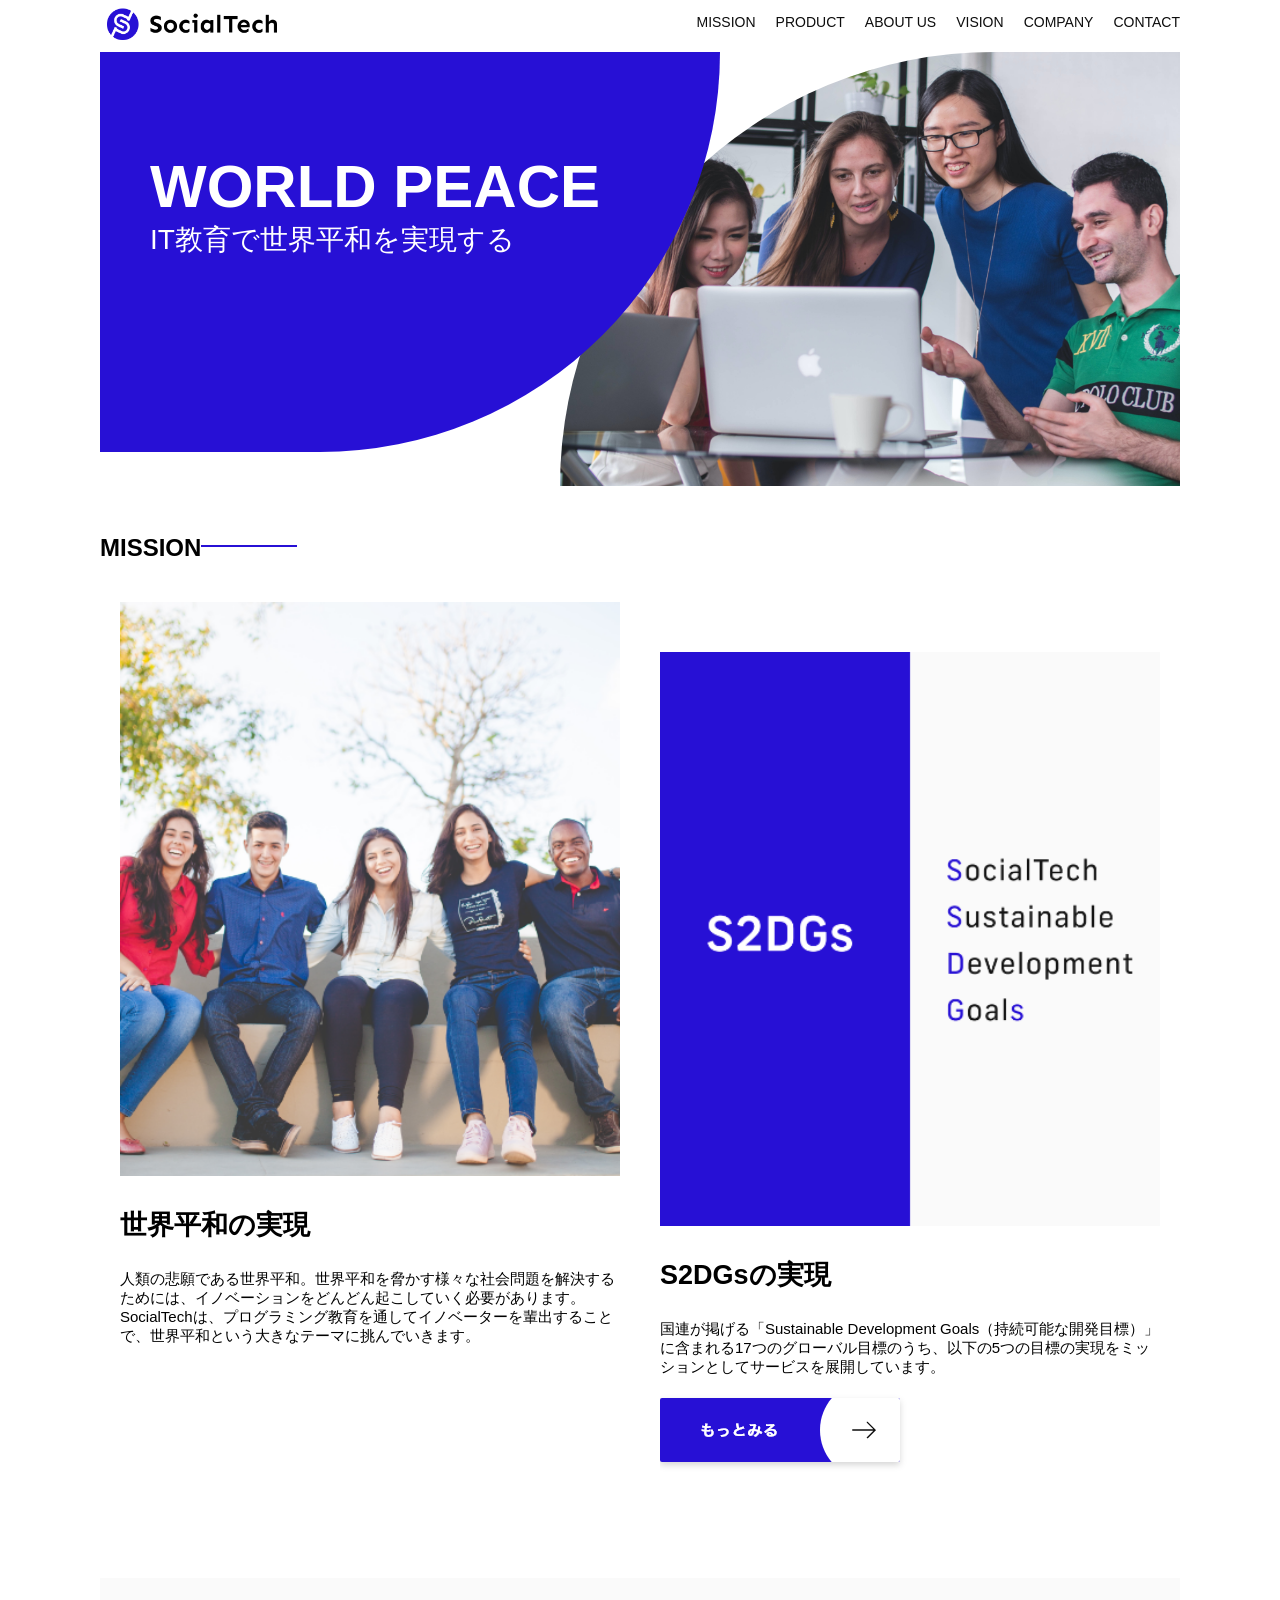
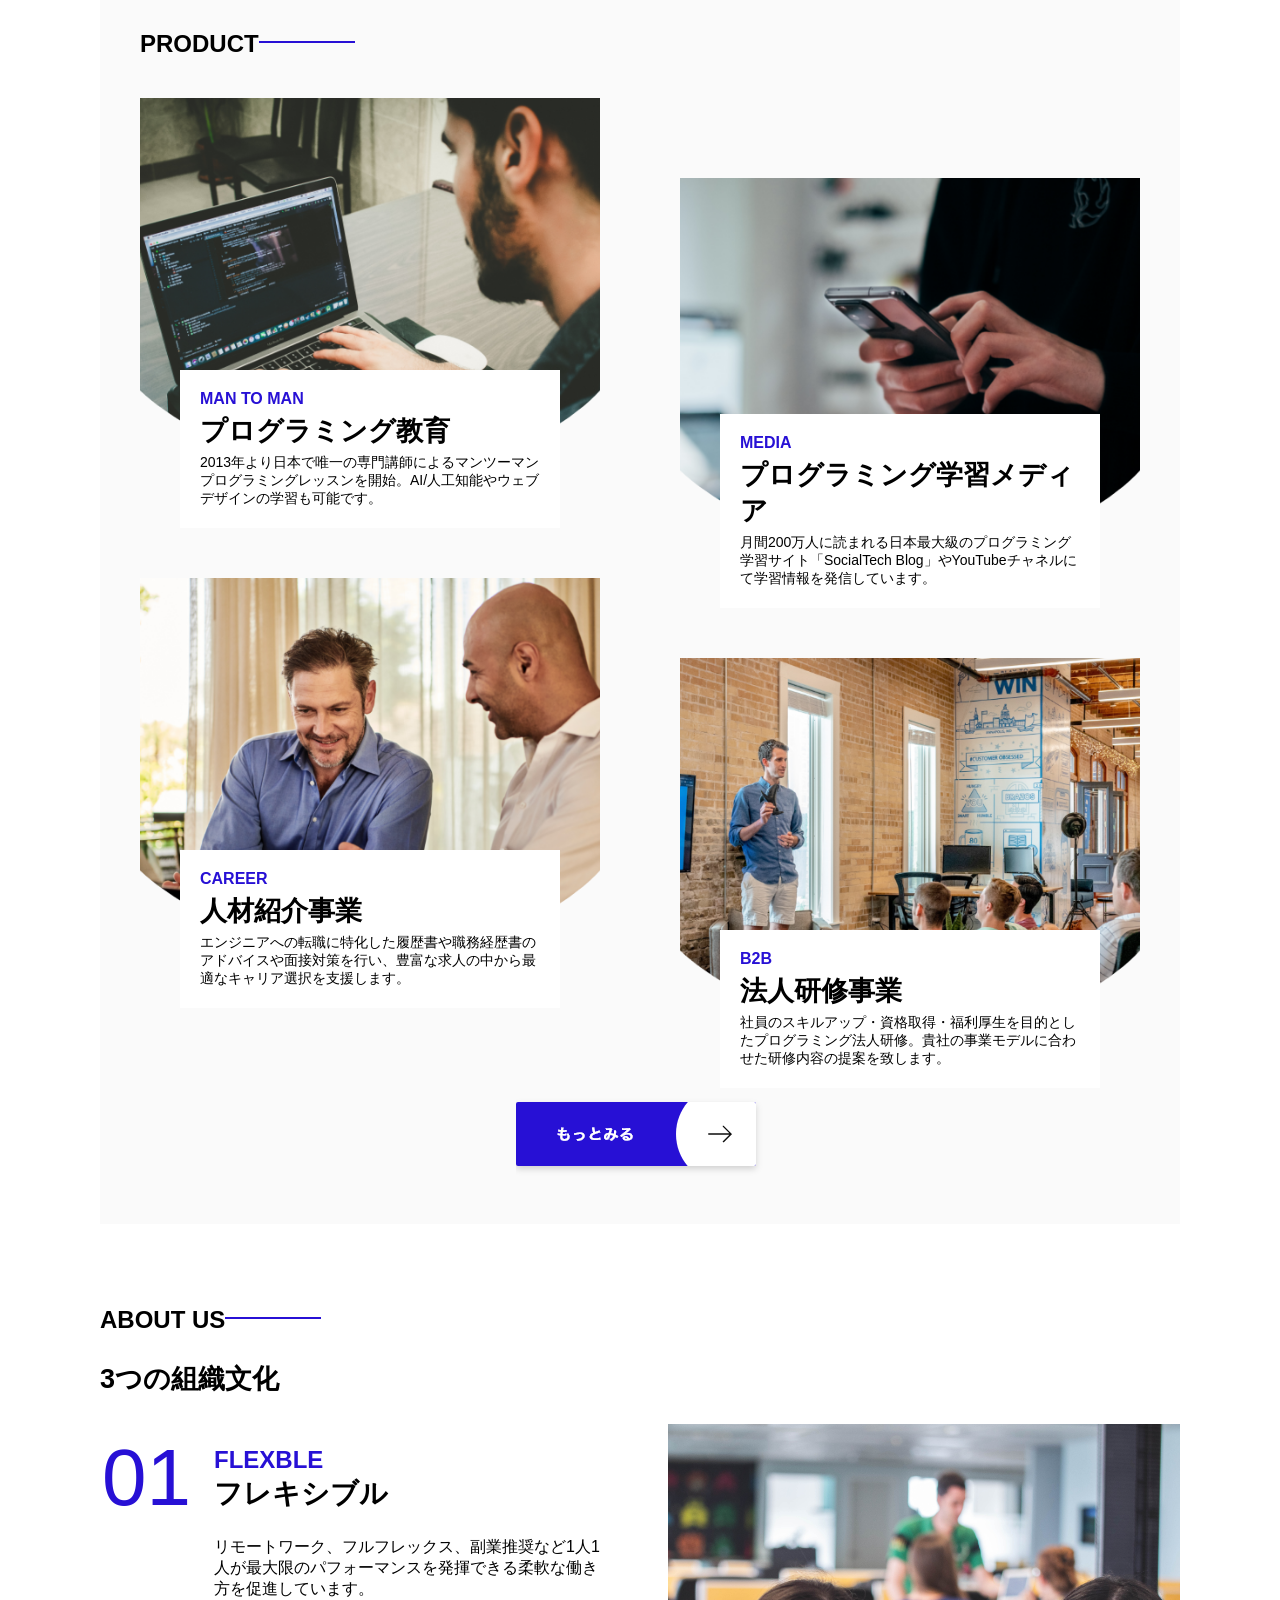
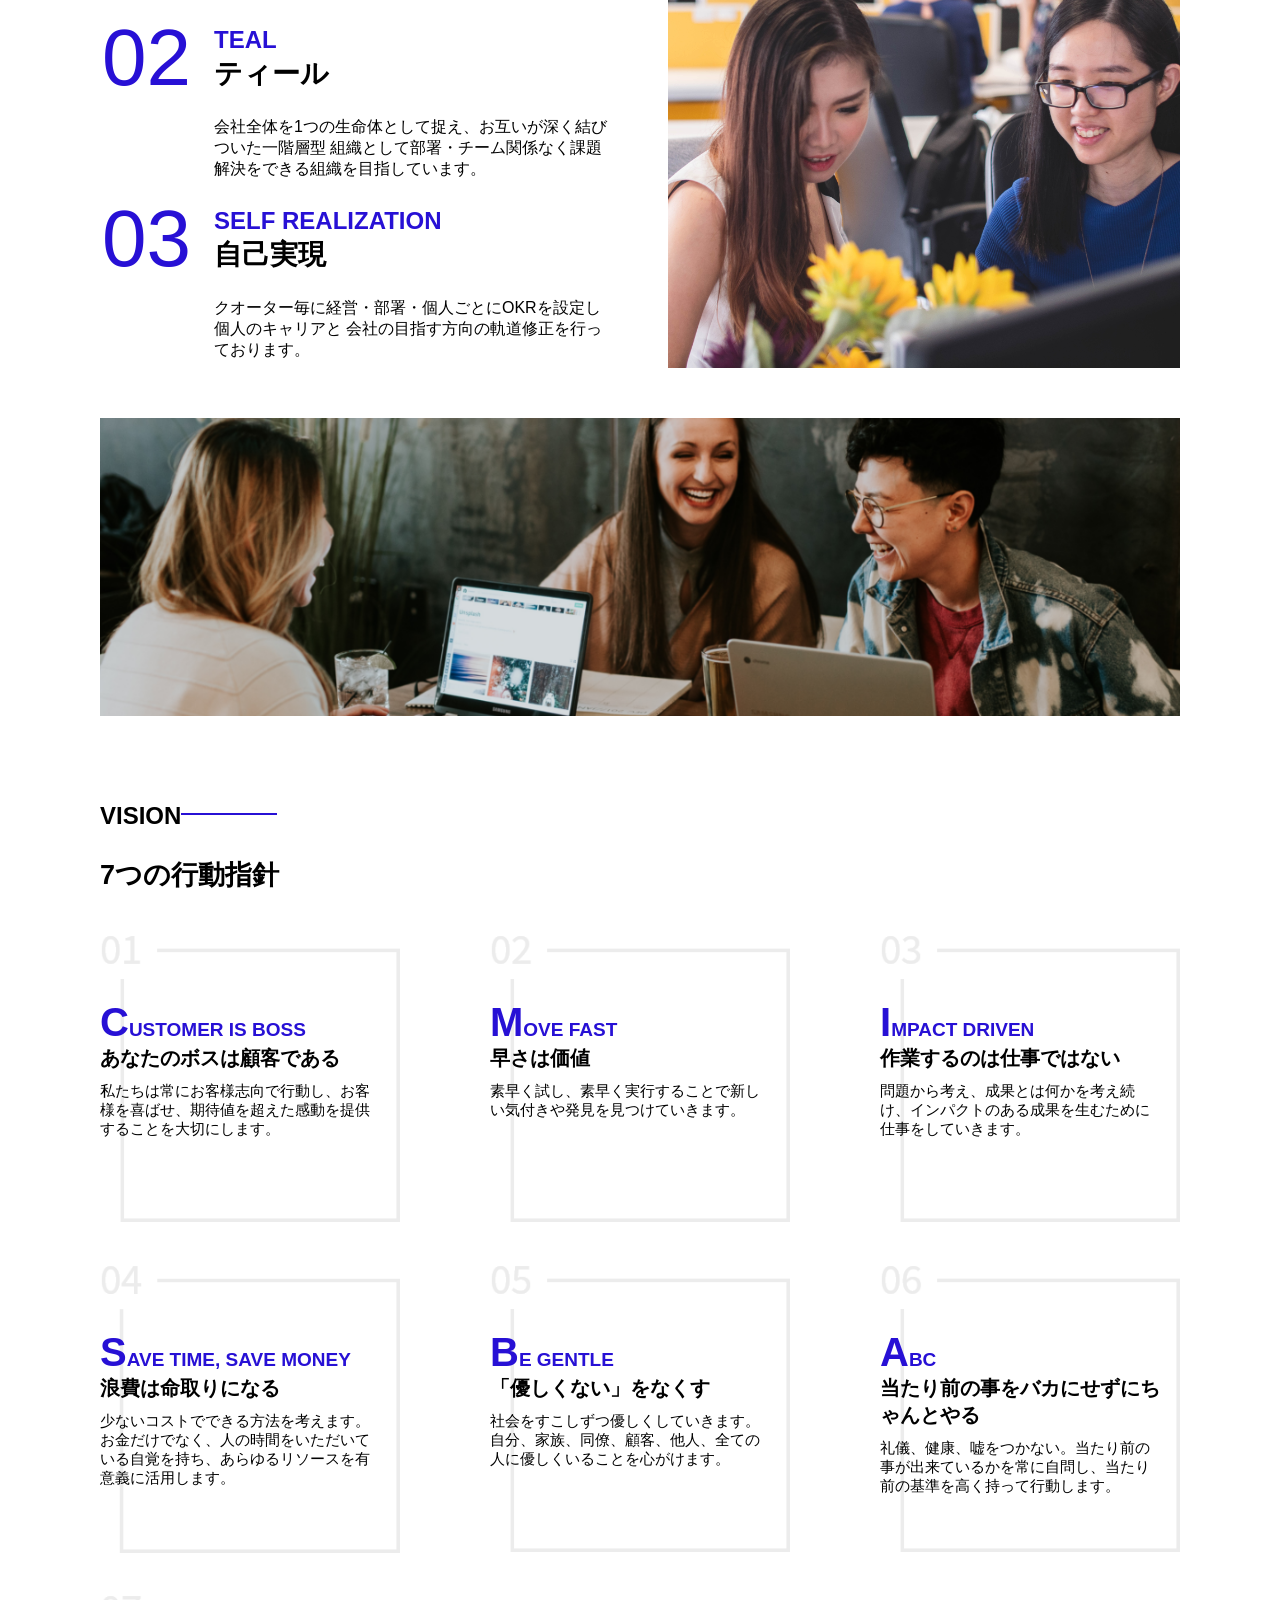
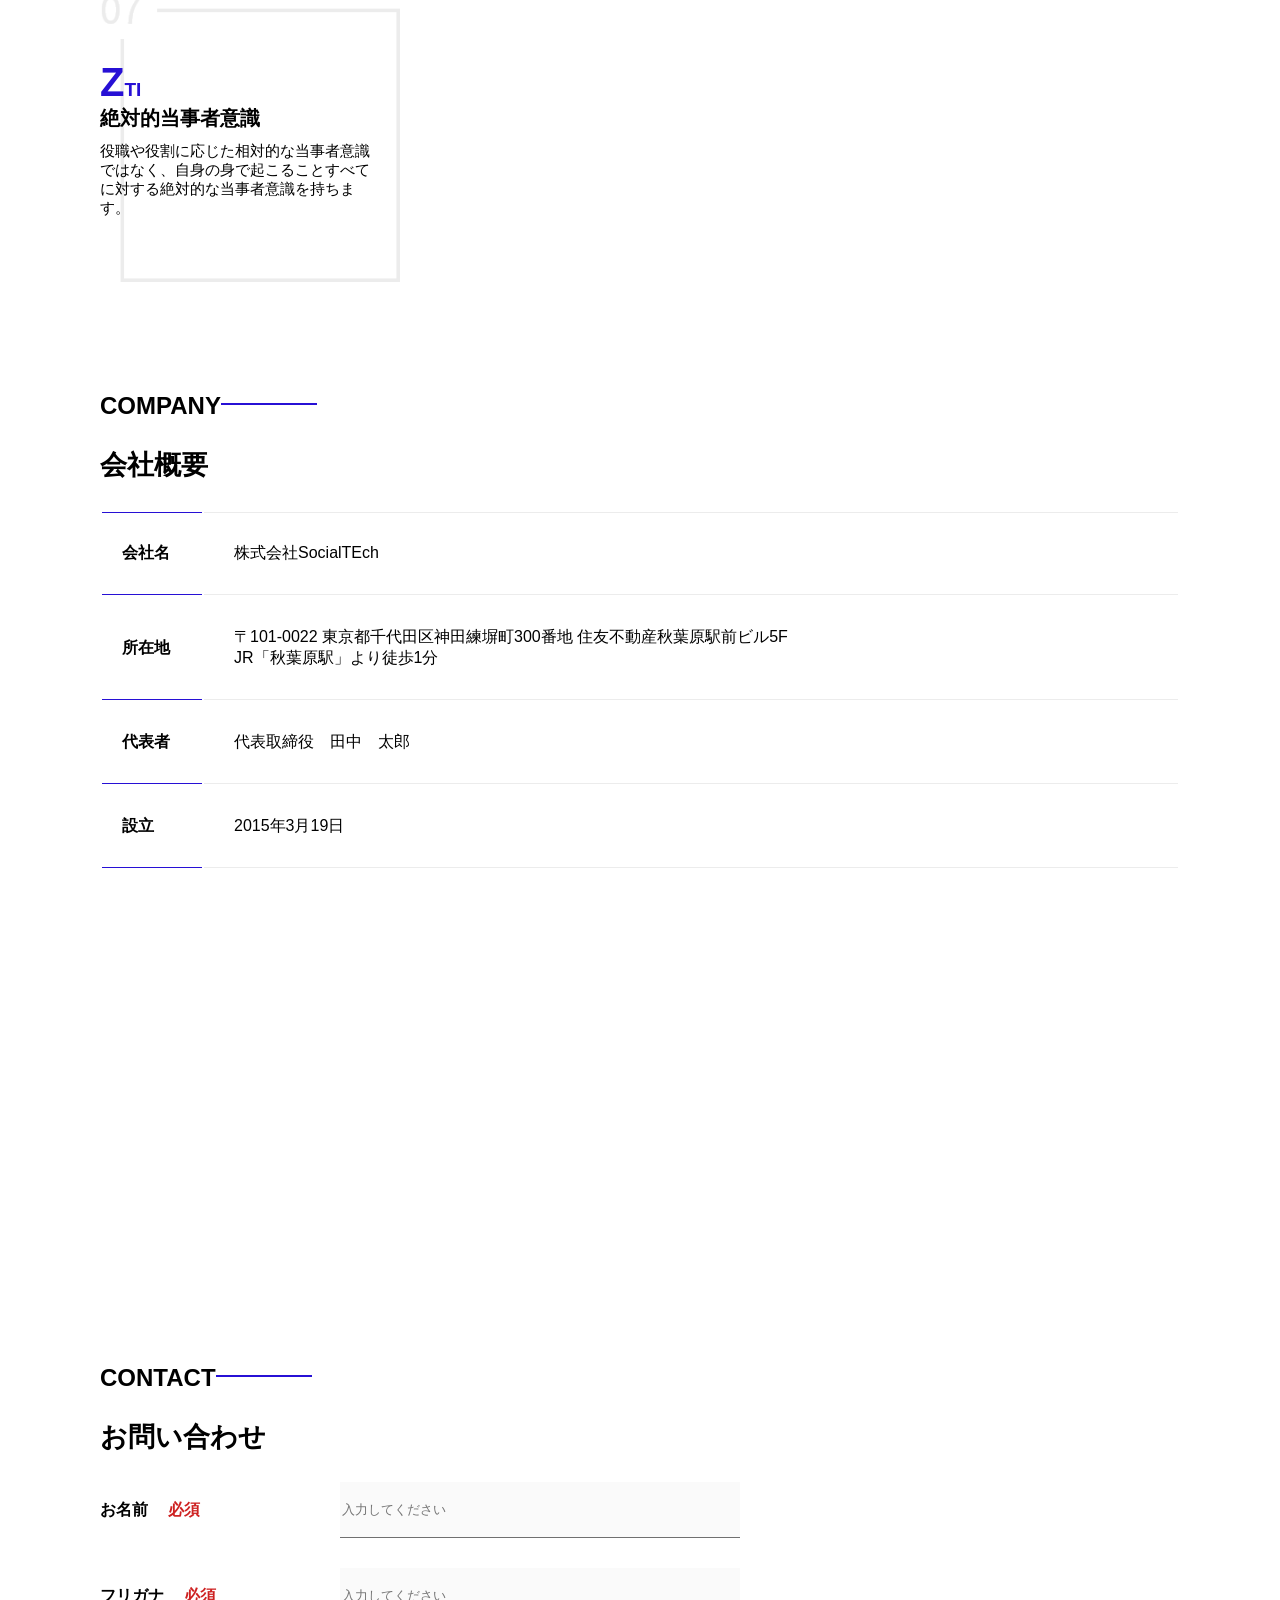
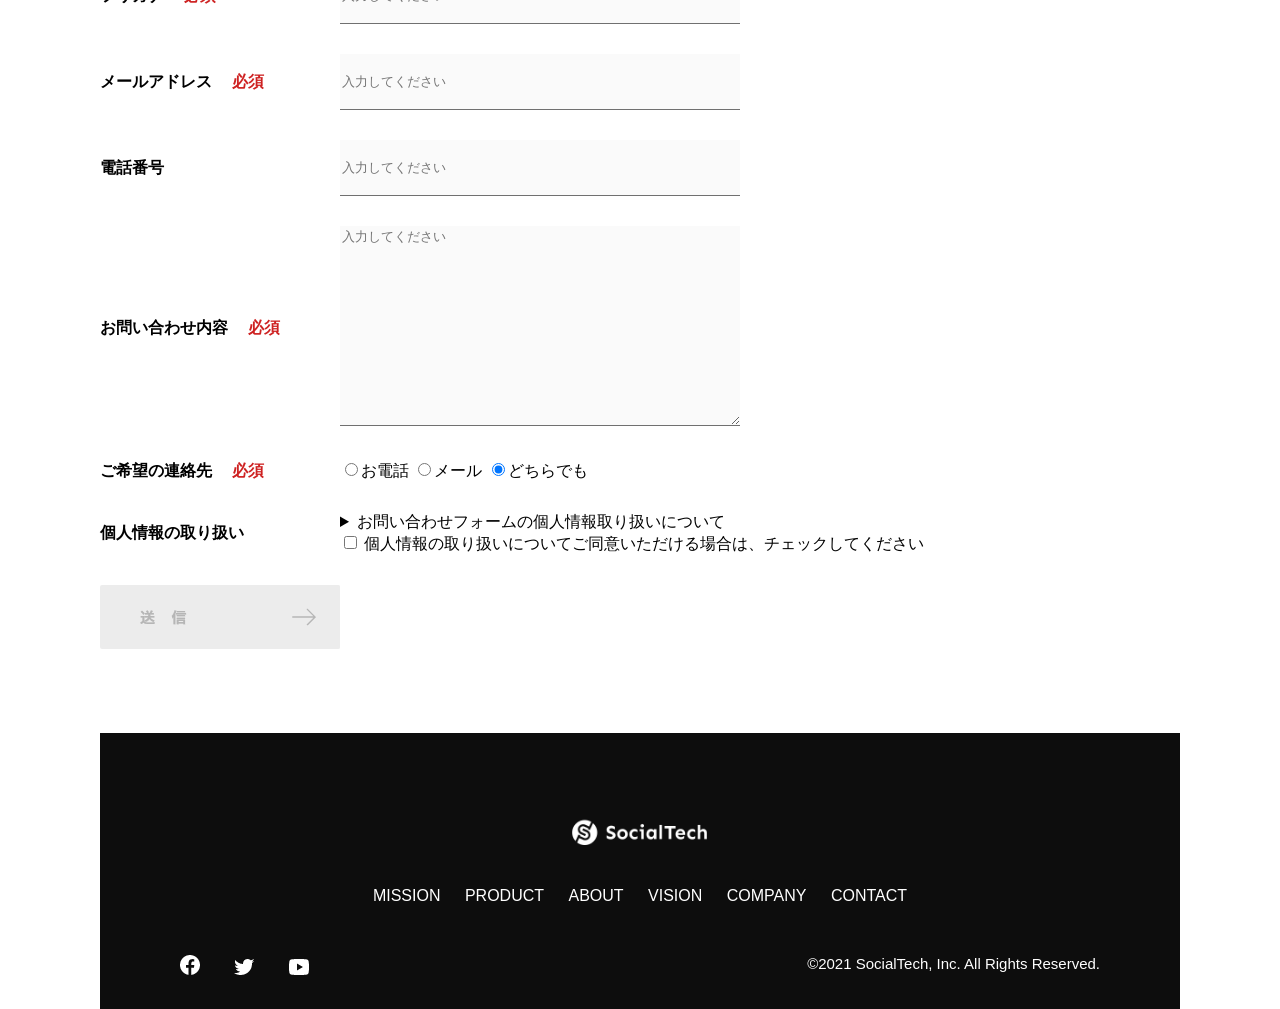
<file: index.html>
<!DOCTYPE html>
<html>
  <head>
    <title>SocialTech</title>
    <meta charset="UTF-8">
    <meta name="description" content="SocislTechはEdTech業界のリーディングカンパニーを目指します">
    <meta name="viewport" content="width=device-width,initial-scale=1.0">
    <link rel="stylesheet" href="style.css">
    <meta name="viewport" content="width=device-width, initial-scale=1.0">
  </head>
  <body>
<!-- ヘッダー -->
    <header>
      <!-- ロゴ -->
      <a href="index.html" id="logo">
        <img src="images/logo.png" alt="トップページに戻る">
      </a>
      <!-- PC用ナビゲーション -->
       <nav id="nav-pc">
        <ul>
          <li><a href="mission.html">MISSION</a></li>
          <li><a href="product.html">PRODUCT</a></li>
          <li><a href="index.html#aboutus">ABOUT US</a></li>
          <li><a href="index.html#vision">VISION</a></li>
          <li><a href="index.html#company">COMPANY</a></li>
          <li><a href="index.html#contact">CONTACT</a></li>
        </ul>
       </nav>
       <!-- スマホ用メニューボタン -->
       <button id="menu-sp" onclick="document.getElementById('nav-sp').style.display = 'block'">
        <img src="images/button-menu.png" alt="ナビゲーションを開く">
        </button>
         <!-- スマホ用ナビゲーション -->
          <div id="nav-sp">
            <button id="close" onclick="document.getElementById('nav-sp').style.display = 'none'">
              <img src="images/button-close.png" alt="ナビゲーションを閉じる">
            </button>

            <nav>
              <ul>
                <li>
                  <a id="logo-sp" href="index.html" onclick="document.getElementById('nav-sp').style.display = 'none'"><img src="images/logo-sp.png" alt="トップページに戻る"></a>
                </li>
                <li><a class="menu" href="mission.html" onclick="document.getElementById('nav-sp').style.display = 'none'">MISSION</a></li>
                <li><a class="menu" href="product.html" onclick="document.getElementById('nav-sp').style.display = 'none'">PRODUCT</a></li>
                <li><a class="menu" href="index.html#aboutus" onclick="document.getElementById('nav-sp').style.display = 'none'">ABOUT US</a></li>
                <li><a class="menu" href="index.html#vision" onclick="document.getElementById('nav-sp').style.display = 'none'">VISION</a></li>
                <li><a class="menu" href="index.html#company" onclick="document.getElementById('nav-sp').style.display = 'none'">COMPANY</a></li>
                <li><a class="menu" href="index.html#contact" onclick="document.getElementById('nav-sp').style.display = 'none'">CONTACT</a></li>
              </ul>
            </nav>
            <div id="sns">
              <a href="https://www.facebook.com/sejuku2013">
                <img src="images/button-facebook.png" alt="Facebookのリンク">
              </a>
              <a href="https://twitter.com/samuraijuku">
                <img src="images/button-twitter.png" alt="Twitterのリンク">
              </a>
              <a href="https://www.youtube.com/channel/UCCFOQO5aDK0xXam4cUQXT8g">
                <img src="images/button-youtube.png" alt="YouTubeのリンク">
              </a>
            </div>
          </div>
    </header>

    <main>
      <article>
        <!-- メインビジュアル -->
         <section id="main-visual">
          <div id="main-message">
            <h1>WORLD PEACE</h1>
            <p>IT教育で世界平和を実現する</p>
          </div>
          <img src="images/index/index-main.png" alt="PCの周りに集まる多国籍の仲間たち">
         </section>
         <!-- ミッション -->
         <section id="mission">
           <h2 class="index-h2">MISSION</h2>
          <div id="mission-flex">
            <div>
              <img id="mission-photo" src="images/index/index-mission.png" alt="屋外のベンチで写真を撮影する多国籍の仲間たち">
              <h3>世界平和の実現</h3>
              <p>人類の悲願である世界平和。世界平和を脅かす様々な社会問題を解決するためには、イノベーションをどんどん起こしていく必要があります。SocialTechは、プログラミング教育を通してイノベーターを輩出することで、世界平和という大きなテーマに挑んでいきます。
              </p>
            </div>

            <div>
              <img id="s2dgs" src="images/index/s2dgs.png" alt="S2DGs">
              <h3>S2DGsの実現</h3>
              <p>国連が掲げる「Sustainable Development Goals（持続可能な開発目標）」に含まれる17つのグローバル目標のうち、以下の5つの目標の実現をミッションとしてサービスを展開しています。</p>
              <a href="mission.html">
                <img src="images/button-more.png" alt="もっとみる">
              </a>
            </div>
          </div>
        </section>
        <!-- プロダクト -->
         <section id="product">
          <h2 class="index-h2">PRODUCT</h2>
          <div class="product-flex">
            <div id="product-left">
              <div>
                <img class="product-photo" src="images/index/index-mantoman.png" alt="PCでコードを書く男">
                <div class="product-explain">
                  <span>MAN TO MAN</span>
                  <h3>プログラミング教育</h3>
                  <p>2013年より日本で唯一の専門講師によるマンツーマンプログラミングレッスンを開始。AI/人工知能やウェブデザインの学習も可能です。</p>
                </div>
              </div>
              <div>
                <img class="product-photo" src="images/index/index-career.png" alt="笑顔で話し合う2人の男性">
                <div class="product-explain">
                  <span>CAREER</span>
                  <h3>人材紹介事業</h3>
                  <p>エンジニアへの転職に特化した履歴書や職務経歴書のアドバイスや面接対策を行い、豊富な求人の中から最適なキャリア選択を支援します。</p>
                </div>
              </div>
            </div>
            <div id="product-right">
              <div>
                <img class="product-photo" src="images/index/index-media.png" alt="スマートフォンを操作する人">
                <div class="product-explain">
                  <span>MEDIA</span>
                  <h3>プログラミング学習メディア</h3>
                  <p>月間200万人に読まれる日本最大級のプログラミング学習サイト「SocialTech Blog」やYouTubeチャネルにて学習情報を発信しています。</p>
                </div>
              </div>
              <div>
                <img class="product-photo" src="images/index/index-b2b.png" alt="講演中の男性とそれを聴く人々">
                <div class="product-explain">
                  <span>B2B</span>
                  <h3>法人研修事業</h3>
                  <p>社員のスキルアップ・資格取得・福利厚生を目的としたプログラミング法人研修。貴社の事業モデルに合わせた研修内容の提案を致します。</p>
                </div>
              </div>
            </div>
          </div>
          <div id="product-more">
            <a href="product.html">
              <img src="images/button-more.png" alt="もっとみる">
            </a>
          </div>
        </div>
         </section>
         <!-- ABOUT US -->
         <section id="aboutus">
          <h2 class="index-h2">ABOUT US</h2>
          <h3>3つの組織文化</h3>
          <div>
            <table class="culture-table">
              <tr>
                <td class="culture-num">01</td>
                <th><span class="culture-en">FLEXBLE</span><br>フレキシブル<th>
              </tr>
              <tr>
                <td>
                  <!-- 空のセル -->
                </td>
                <td class="culture-description">リモートワーク、フルフレックス、副業推奨など1人1人が最大限のパフォーマンスを発揮できる柔軟な働き方を促進しています。</td>
              </tr>
              <tr>
                <td class="culture-num">02</td>
                <th><span class="culture-en">TEAL</span><br>ティール</th>
              </tr>
              <tr>
                <td>
                  <!-- 空のセル -->
                </td>
                <td class="culture-description">会社全体を1つの生命体として捉え、お互いが深く結びついた一階層型 組織として部署・チーム関係なく課題解決をできる組織を目指しています。</td>
              </tr>
              <tr>
                <td class="culture-num">03</td>
                <th><span class="culture-en">SELF REALIZATION</span><br>自己実現</th>
              </tr>
              <tr>
                <td>
                  <!-- 空のセル -->
                </td>
                <td class="culture-description">クオーター毎に経営・部署・個人ごとにOKRを設定し個人のキャリアと 会社の目指す方向の軌道修正を行っております。</td>
              </tr>
            </table>
            <img  class="culture-img" src="images/index/index-aboutus1.png" alt="笑顔で話し合う2人の女性">
          </div>
          <img  class="culture-img2" src="images/index/index-aboutus2.png" alt="笑顔で話し合う3人の男女">
         </section>
         <!-- VISION -->
          <section id="vision">
            <h2 class="index-h2">VISION</h2>
            <h3>7つの行動指針</h3>
            <div>
              <div class="vision-box">
                <img src="images/index/vision-01.png" alt="01">
                <div>
                  <h4>CUSTOMER IS BOSS</h4>
                  <h5>あなたのボスは顧客である</h5>
                  <p>私たちは常にお客様志向で行動し、お客様を喜ばせ、期待値を超えた感動を提供することを大切にします。</p>
                </div>
              </div>
              <div class="vision-box">
                <img src="images/index/vision-02.png" alt="02">
                <div>
                  <h4>MOVE FAST</h4>
                  <h5>早さは価値</h5>
                  <p>素早く試し、素早く実行することで新しい気付きや発見を見つけていきます。</p>
                </div>
              </div>
              <div class="vision-box">
                <img src="images/index/vision-03.png" alt="03">
                <div>
                  <h4>IMPACT DRIVEN</h4>
                  <h5>作業するのは仕事ではない</h5>
                  <p>問題から考え、成果とは何かを考え続け、インパクトのある成果を生むために仕事をしていきます。</p>
                </div>
              </div>
              <div class="vision-box">
                <img src="images/index//vision-04.png" alt="04">
                <div>
                  <h4>SAVE TIME, SAVE MONEY</h4>
                  <h5>浪費は命取りになる</h5>
                  <p>少ないコストでできる方法を考えます。お金だけでなく、人の時間をいただいている自覚を持ち、あらゆるリソースを有意義に活用します。</p>
                </div>
              </div>
              <div class="vision-box">
                <img src="images/index/vision-05.png" alt="05">
                <div>
                  <h4>BE GENTLE</h4>
                  <h5>「優しくない」をなくす</h5>
                  <p>社会をすこしずつ優しくしていきます。自分、家族、同僚、顧客、他人、全ての人に優しくいることを心がけます。</p>
                </div>
              </div>
              <div class="vision-box">
                <img src="images/index/vision-06.png" alt="06">
                <div>
                  <h4>ABC</h4>
                  <h5>当たり前の事をバカにせずにちゃんとやる</h5>
                  <p>礼儀、健康、嘘をつかない。当たり前の事が出来ているかを常に自問し、当たり前の基準を高く持って行動します。</p>
                </div>
              </div>
              <div class="vision-box">
                <img src="images/index/vision-07.png" alt="07">
                <div>
                  <h4>ZTI</h4>
                  <h5>絶対的当事者意識</h5>
                  <p>役職や役割に応じた相対的な当事者意識ではなく、自身の身で起こることすべてに対する絶対的な当事者意識を持ちます。</p>
                </div>
              </div>
            </div>
          </section>
          <!-- COMPANY -->
           <section id="company">
            <h2 class="nidex-h2">COMPANY</h2>
            <h3>会社概要</h3>
            <table id="company-table">
              <tr>
                <th class="tableheader tableheader-first">会社名</th>
                <td class="cell cell-first">株式会社SocialTEch</td>
              </tr>
              <tr>
                <th class="tableheader">所在地</th>
                <td class="cell">〒101-0022 東京都千代田区神田練塀町300番地 住友不動産秋葉原駅前ビル5F<br>JR「秋葉原駅」より徒歩1分</td>
              </tr>
              <tr>
                <th class="tableheader">代表者</th>
                <td class="cell">代表取締役　田中　太郎</td>
              </tr>
              <tr>
                <th class="tableheader">設立</th>
                <td class="cell">2015年3月19日</td>
              </tr>
            </table>
            <iframe src="https://www.google.com/maps/embed?pb=!1m18!1m12!1m3!1d3240.0688540195165!2d139.7746526!3d35.6999232!2m3!1f0!2f0!3f0!3m2!1i1024!2i768!4f13.1!3m3!1m2!1s0x60188fee13660e23%3A0x77137876edf742ac!2z5L2P5Y-L5LiN5YuV55Sj56eL6JGJ5Y6f6aeF5YmN44OT44Or!5e0!3m2!1sja!2sjp!4v1745545165975!5m2!1sja!2sjp" width="600" height="450" style="border:0;" allowfullscreen="" loading="lazy" referrerpolicy="no-referrer-when-downgrade"></iframe>
           </section>
           <!-- お問い合わせフォーム -->
            <section id="contact">
              <h2 class="index-h2">CONTACT</h2>
              <h3>お問い合わせ</h3>
              <form>
              <div>
                <div class="contact-heading">
                  <label class="contact-label">お名前<span class="contact-span">必須</span></label>
                </div>
                <div>
                  <input type="text" name="name" placeholder="入力してください" class="contact-textbox">
                </div>
              </div>
              <div>
                <div class="contact-heading">
                  <label class="contact-label">フリガナ<span class="contact-span">必須</span></label>
                </div>
                <div>
                  <input type="text" name="hurigana" placeholder="入力してください" class="contact-textbox">
                </div>
              </div>
              <div>
                <div class="contact-heading">
                  <label class="contact-label">メールアドレス<span class="contact-span">必須</span></label>
                </div>
                <div>
                  <input type="text" name="email" placeholder="入力してください" class="contact-textbox">
                </div>
              </div>
              <div>
                <div class="contact-heading">
                  <label class="contact-label">電話番号</label>
                </div>
                <div>
                  <input type="text" name="tel" placeholder="入力してください" class="contact-textbox">
                </div>
              </div>
              <div>
                <div class="contact-heading">
                  <label class="contact-label">お問い合わせ内容<span class="contact-span">必須</span></label>
                </div>
                <div>
                  <textarea class="contact-textarea" placeholder="入力してください" name="message"></textarea>
                </div>
              </div>
              <div>
                <div class="contact-heading">
                  <label class="contact-label">ご希望の連絡先<span class="contact-span">必須</span></label>
                </div>
                <div>
                  <input  class="radiobutton" type="radio" value="tel" name="contact" checked><label>お電話</label>
                  <input  class="radiobutton" type="radio" value="mail" name="contact" checked><label>メール</label>
                  <input  class="radiobutton" type="radio" value="both" name="contact" checked><label>どちらでも</label>
                </div>
              </div>
              <div>
                <div class="contact-heading">
                  <label class="contact-label">個人情報の取り扱い</label>
                </div>
                <div>
                  <details>
                    <summary>お問い合わせフォームの個人情報取り扱いについて</summary>
                    <div>
                      <dl>
                        <dt>１．組織の名称又は氏名</dt>
                        <dd>株式会社SocialTech</dd>
                        <dt>２．個人情報保護管理者（若しくはその代理人）の氏名又は職名、所属及び連絡先</dt>
                        <dd>
                          <p>鈴木 一郎 コーポレート部</p>
                          <p>メールアドレス：samurai@example.com</p>
                          <p>TEL：03-1234-5678</p>
                        </dd>
                        <dt>３．個人情報の利用目的</dt>
                        <dd>
                          <ul>
                            <li>本サービス及び本サービスに関連する情報の提供又はそれらに関する連絡のため</li>
                            <li>ユーザーの本人確認のため</li>
                            <li>当社サービスのご案内のため</li>
                            <li>当社の商品等の広告または宣伝（電子メールによるものを含むものとします。）</li>
                          </ul>
                        </dd>
                        <dt>４．個人情報の取り扱い業務の委託</dt>
                        <dd>個人情報の取扱業務の全部または一部を外部に業務委託する場合があります。その際、弊社は、個人情報を適切に保護できる管理体制を敷き実行していることを条件として委託先を厳選したうえで、機密保持契約を委託先と締結し、お客様の個人情報を厳密に管理させます。</dd>
                        <dt>５．個人情報の開示等の請求</dt>
                        <dd>
                          お客様は、弊社に対してご自身の個人情報の開示等（利用目的の通知、開示、内容の訂正・追加・削除、利用の停止または消去、第三者への提供の停止）に関して、当社問合わせ窓口に申し出ることができます。<br>
                          その際、弊社はお客様ご本人を確認させていただいたうえで、合理的な期間内に対応いたします。<br>
                          なお、個人情報に関する弊社問合わせ先は、次の通りです。
                        </dd>
                        <dd>
                          <p>株式会社SocialTech　個人情報問合せ窓口</p>
                          <p>〒150-0043　東京都千代田区神田練塀町300番地 住友不動産秋葉原駅前ビル5F</p>
                          <p>メールアドレス：samurai@example.com　TEL：03-1234-5678</p>
                        </dd>
  
                        <dt>６．個人情報を提供されることの任意性について</dt>
                        <dd>お客様がご自身の個人情報を弊社に提供されるか否かは、お客様のご判断によりますが、もしご提供されない場合には、適切なサービスが提供できない場合がありますので予めご了承ください。</dd>
                      </dl>
                    </div>
                  </details>
                  <input type="checkbox" name="agree">
                  <span>個人情報の取り扱いについてご同意いただける場合は、チェックしてください</span>
                </div>
              </div>
              <input type="image" src="images/button-submit.png" alt="送信する">
              </form>
            </section>
      </article>
    </main>

    <footer>
      <div id="footer-logo">
        <img src="images/logo-sp.png" alt="SocialTech">
      </div>
      <div id="footer-link">
        <a href="mission.html">MISSION</a>
        <a href="product.html">PRODUCT</a>
        <a href="index.html#aboutus">ABOUT</a>
        <a href="index.html#vision">VISION</a>
        <a href="index.html#company">COMPANY</a>
        <a href="index.html#contact">CONTACT</a>
      </div>
      <div id="sns-footer">
        <div class="sns-btns">
          <a href="https://www.facebook.com/sejuku2013"><img src="images/button-facebook.png" alt="Facebookのリンク"></a>
           <a href="https://twitter.com/samuraijuku"><img src="images/button-twitter.png" alt="Twitterのリンク"></a>
           <a href="https://www.youtube.com/channel/UCCFOQO5aDK0xXam4cUQXT8g"><img src="images/button-youtube.png" alt="YouTubeのリンク"></a>
        </div>
        <p id="copyright">&copy;2021 SocialTech, Inc. All Rights Reserved.</p>
      </div>
    </footer>
  </body>
  
  </html>
</file>
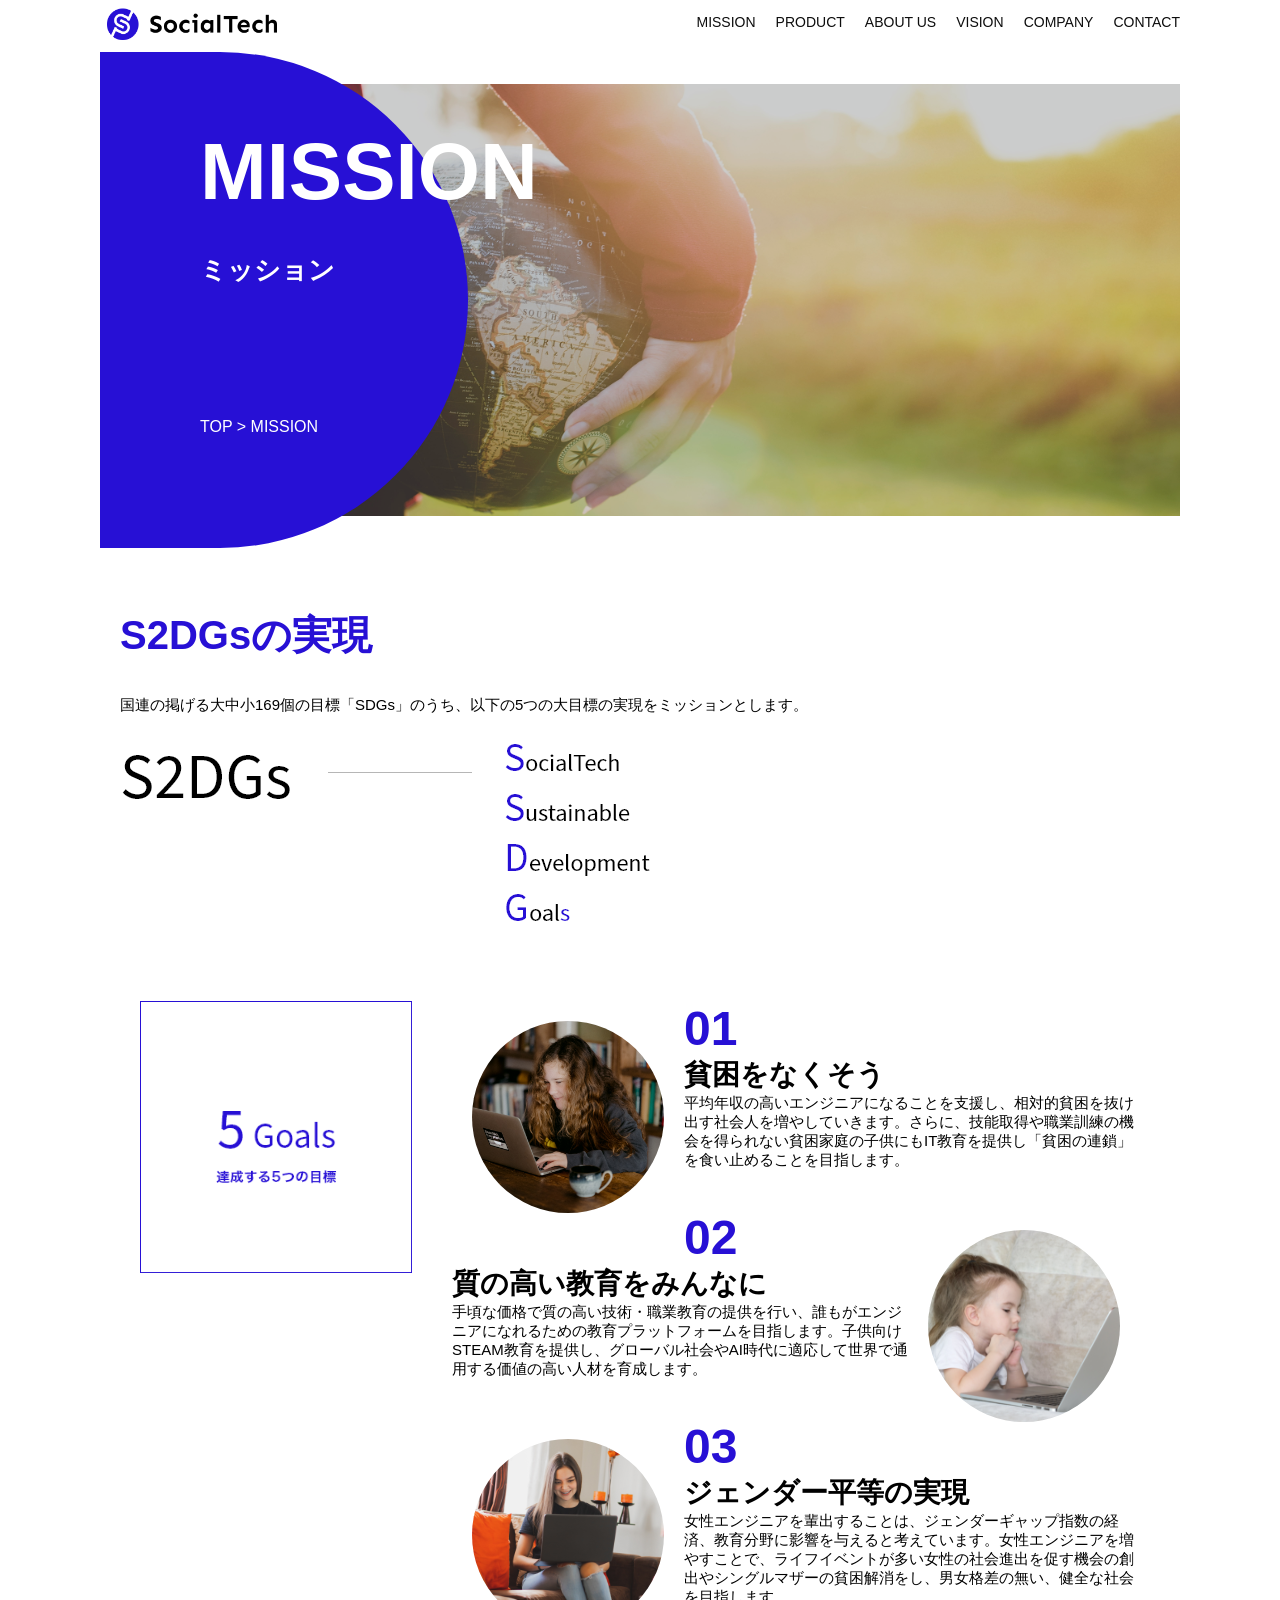
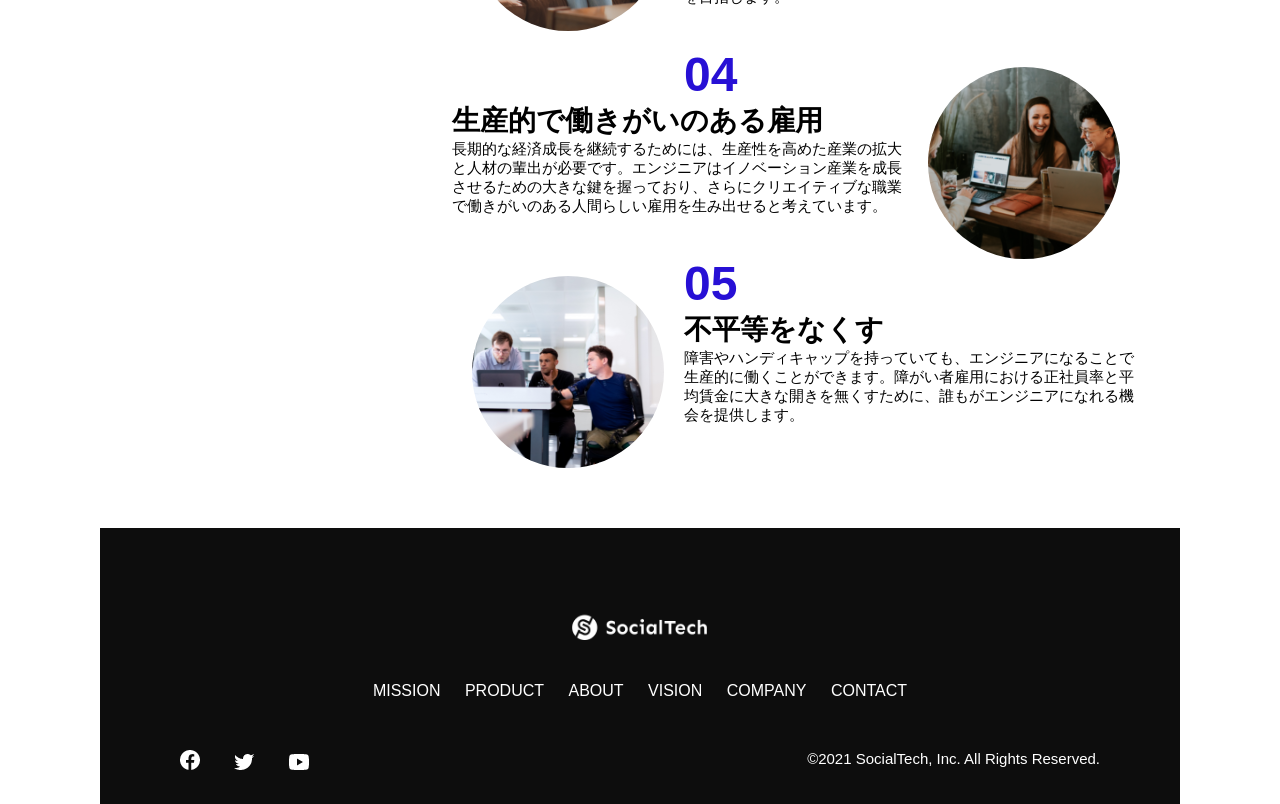
<file: mission.html>
<!DOCTYPE html>
<html lang="ja">
<head>
  <meta charset="UTF-8">
  <meta name="description" content="SocialTechが目指す5つの目標（S2DGs）を紹介します">
  <meta name="viewport" content="width=device-width, initial-scale=1.0">
  <link rel="stylesheet" href="style.css">
  <title>SocialTech - MISSION ミッション -</title>
</head>
<body>
  <!-- ヘッダー -->
  <header>
    <!-- ロゴ -->
    <a href="index.html" id="logo">
      <img src="images/logo.png" alt="トップページに戻る">
    </a>
    <!-- PC用ナビゲーション -->
     <nav id="nav-pc">
      <ul>
        <li><a href="mission.html">MISSION</a></li>
        <li><a href="product.html">PRODUCT</a></li>
        <li><a href="index.html#aboutus">ABOUT US</a></li>
        <li><a href="index.html#vision">VISION</a></li>
        <li><a href="index.html#company">COMPANY</a></li>
        <li><a href="index.html#contact">CONTACT</a></li>
      </ul>
     </nav>
     <!-- スマホ用メニューボタン -->
     <button id="menu-sp" onclick="document.getElementById('nav-sp').style.display = 'block'">
      <img src="images/button-menu.png" alt="ナビゲーションを開く">
      </button>
       <!-- スマホ用ナビゲーション -->
        <div id="nav-sp">
          <button id="close" onclick="document.getElementById('nav-sp').style.display = 'none'">
            <img src="images/button-close.png" alt="ナビゲーションを閉じる">
          </button>

          <nav>
            <ul>
              <li>
                <a id="logo-sp" href="index.html" onclick="document.getElementById('nav-sp').style.display = 'none'">
                  <img src="images/logo-sp.png" alt="トップページに戻る">
                </a>
              </li>
              <li><a class="menu" href="mission.html" onclick="document.getElementById('nav-sp').style.display = 'none'">MISSION</a></li>
              <li><a class="menu" href="product.html" onclick="document.getElementById('nav-sp').style.display = 'none'">PRODUCT</a></li>
              <li><a class="menu" href="index.html#aboutus" onclick="document.getElementById('nav-sp').style.display = 'none'">ABOUT US</a></li>
              <li><a class="menu" href="index.html#vision" onclick="document.getElementById('nav-sp').style.display = 'none'">VISION</a></li>
              <li><a class="menu" href="index.html#company" onclick="document.getElementById('nav-sp').style.display = 'none'">COMPANY</a></li>
              <li><a class="menu" href="index.html#contact" onclick="document.getElementById('nav-sp').style.display = 'none'">CONTACT</a></li>
            </ul>
          </nav>
          <div id="sns">
            <a href="https://www.facebook.com/sejuku2013">
              <img src="images/button-facebook.png" alt="Facebookのリンク">
            </a>
            <a href="https://twitter.com/samuraijuku">
              <img src="images/button-twitter.png" alt="Twitterのリンク">
            </a>
            <a href="https://www.youtube.com/channel/UCCFOQO5aDK0xXam4cUQXT8g">
              <img src="images/button-youtube.png" alt="YouTubeのリンク">
            </a>
          </div>
        </div>
  </header>
  <main>
    <article>
      <section id="mission-main">
        <div class="mission-main-inner">
          <div id="mission-title">
            <h1>MISSION<br><span>ミッション</span></h1>
            <p>TOP > MISSION</p>
          </div>
        </div>
      </section>

      <section id="mission-s2dgs">
        <h2 class="mission-h2">S2DGsの実現</h2>
        <p>国連の掲げる大中小169個の目標「SDGs」のうち、以下の5つの大目標の実現をミッションとします。</p>
        <img src="images/mission/mission-s2dgs.png" alt="S2DGs">
      </section>

      <section id="mission-five-goals">
        <div class="five-goals-image">
          <img src="images/mission/mission-5goals.png" alt="5goals">
        </div>
        <div class="five-goals-read">
          <div>
            <img class="fivegoals-image-left" src="images/mission/mission-5goals01.png" alt="PCを操作する女の子">
            <span class="fivegoals-number">01</span>
            <h3 class="fivegoals-h3">貧困をなくそう</h3>
            <p class="fivegoals-p">平均年収の高いエンジニアになることを支援し、相対的貧困を抜け出す社会人を増やしていきます。さらに、技能取得や職業訓練の機会を得られない貧困家庭の子供にもIT教育を提供し「貧困の連鎖」を食い止めることを目指します。</p>
          </div>
          <div>
            <img class="fivegoals-image-right" src="images/mission/mission-5goals02.png" alt="PCを見つめる小さい女の子">
            <span class="fivegoals-number">02</span>
            <h3 class="fivegoals-h3">質の高い教育をみんなに</h3>
            <p class="fivegoals-p">手頃な価格で質の高い技術・職業教育の提供を行い、誰もがエンジニアになれるための教育プラットフォームを目指します。子供向けSTEAM教育を提供し、グローバル社会やAI時代に適応して世界で通用する価値の高い人材を育成します。</p>
          </div>
          <div>
            <img class="fivegoals-image-left" src="images/mission/mission-5goals03.png" alt="PCを操作する女性">
            <span class="fivegoals-number">03</span>
            <h3 class="fivegoals-h3">ジェンダー平等の実現</h3>
            <p class="fivegoals-p">女性エンジニアを輩出することは、ジェンダーギャップ指数の経済、教育分野に影響を与えると考えています。女性エンジニアを増やすことで、ライフイベントが多い女性の社会進出を促す機会の創出やシングルマザーの貧困解消をし、男女格差の無い、健全な社会を目指します。</p>
          </div>
          <div>
            <img class="fivegoals-image-right" src="images/mission/mission-5goals04.png" alt="笑顔で話し合う3人の男女">
            <span class="fivegoals-number">04</span>
            <h3 class="fivegoals-h3">生産的で働きがいのある雇用</h3>
            <p class="fivegoals-p">長期的な経済成長を継続するためには、生産性を高めた産業の拡大と人材の輩出が必要です。エンジニアはイノベーション産業を成長させるための大きな鍵を握っており、さらにクリエイティブな職業で働きがいのある人間らしい雇用を生み出せると考えています。</p>
          </div>
          <div>
            <img class="fivegoals-image-left" src="images/mission/mission-5goals05.png" alt="障害を持つ男性が生き生きと働く様子">
            <span class="fivegoals-number">05</span>
            <h3 class="fivegoals-h3">不平等をなくす</h3>
            <p class="fivegoals-p">障害やハンディキャップを持っていても、エンジニアになることで生産的に働くことができます。障がい者雇用における正社員率と平均賃金に大きな開きを無くすために、誰もがエンジニアになれる機会を提供します。</p>
          </div>


          </div>
      </section>

    </article>
  </main>

  <footer>
    <div id="footer-logo">
      <img src="images/logo-sp.png" alt="SocialTech">
    </div>
    <div id="footer-link">
      <a href="mission.html">MISSION</a>
      <a href="product.html">PRODUCT</a>
      <a href="index.html#aboutus">ABOUT</a>
      <a href="index.html#vision">VISION</a>
      <a href="index.html#company">COMPANY</a>
      <a href="index.html#contact">CONTACT</a>
    </div>
    <div id="sns-footer">
      <div class="sns-btns">
        <a href="https://www.facebook.com/sejuku2013"><img src="images/button-facebook.png" alt="Facebookのリンク"></a>
         <a href="https://twitter.com/samuraijuku"><img src="images/button-twitter.png" alt="Twitterのリンク"></a>
         <a href="https://www.youtube.com/channel/UCCFOQO5aDK0xXam4cUQXT8g"><img src="images/button-youtube.png" alt="YouTubeのリンク"></a>
      </div>
      <p id="copyright">&copy;2021 SocialTech, Inc. All Rights Reserved.</p>
    </div>
  </footer>
</body>
</html>
</file>
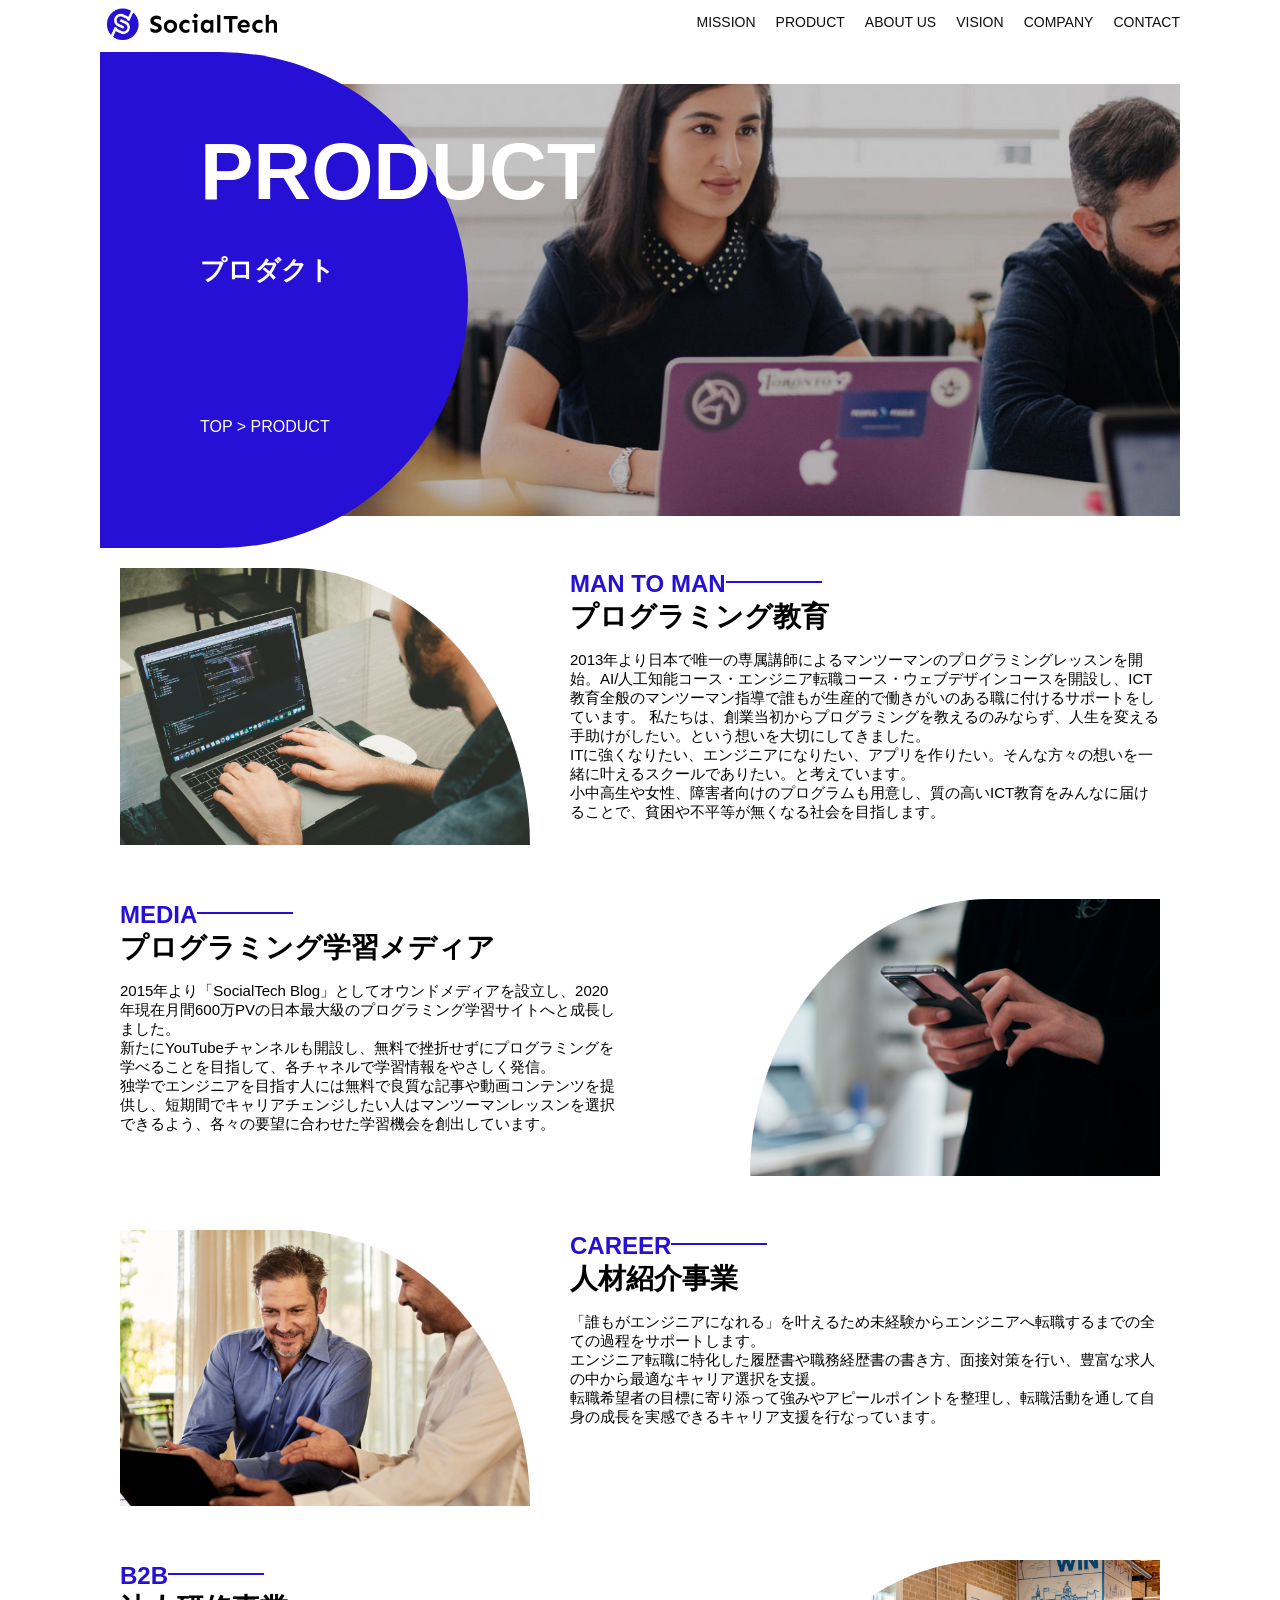
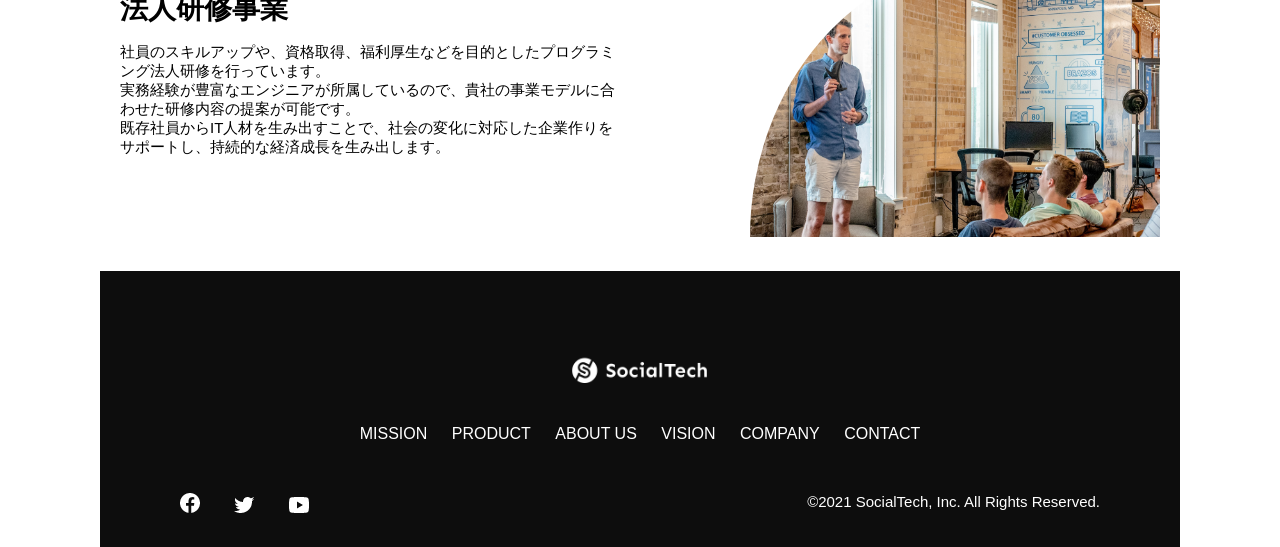
<file: product.html>
<!DOCTYPE html>
<html lang="ja">
<head>
  <meta charset="UTF-8">
  <meta name="viewport" content="width=device-width, initial-scale=1.0">
  <title>SocialTech -PRODUCT プロダクト-</title>
  <meta name="description" content="SocialTechの4つのプロダクトを紹介します">
  <link rel="stylesheet" href="style.css">
</head>
<body>
  <header>
   <!-- ロゴ -->
   <a href="index.html" id="logo">
    <img src="images/logo.png" alt="トップページに戻る">
  </a>
  <!-- PC用ナビゲーション -->
   <nav id="nav-pc">
    <ul>
      <li><a href="mission.html">MISSION</a></li>
      <li><a href="product.html">PRODUCT</a></li>
      <li><a href="index.html#aboutus">ABOUT US</a></li>
      <li><a href="index.html#vision">VISION</a></li>
      <li><a href="index.html#company">COMPANY</a></li>
      <li><a href="index.html#contact">CONTACT</a></li>
    </ul>
   </nav>

 <!-- スマホ用メニューボタン -->
 <button id="menu-sp" onclick="document.getElementById('nav-sp').style.display = 'block'">
  <img src="images/button-menu.png" alt="ナビゲーションを開く">
  </button>
 <!-- スマホ用ナビゲーション -->
 <div id="nav-sp">
  <button id="close" onclick="document.getElementById('nav-sp').style.display = 'none'">
    <img src="images/button-close.png" alt="ナビゲーションを閉じる">
  </button>


  <nav>
    <ul>
      <li>
        <a id="logo-sp" href="index.html" onclick="document.getElementById('nav-sp').style.display = 'none'">
          <img src="images/logo-sp.png" alt="トップページに戻る">
        </a>
      </li>
      <li><a class="menu" href="mission.html" onclick="document.getElementById('nav-sp').style.display = 'none'">MISSION</a></li>
      <li><a class="menu" href="product.html" onclick="document.getElementById('nav-sp').style.display = 'none'">PRODUCT</a></li>
      <li><a class="menu" href="index.html#aboutus" onclick="document.getElementById('nav-sp').style.display = 'none'">ABOUT US</a></li>
      <li><a class="menu" href="index.html#vision" onclick="document.getElementById('nav-sp').style.display = 'none'">VISION</a></li>
      <li><a class="menu" href="index.html#company" onclick="document.getElementById('nav-sp').style.display = 'none'">COMPANY</a></li>
      <li><a class="menu" href="index.html#contact" onclick="document.getElementById('nav-sp').style.display = 'none'">CONTACT</a></li>
    </ul>
  </nav>

  <div id="sns">
    <a href="https://www.facebook.com/sejuku2013">
      <img src="images/button-facebook.png" alt="Facebookのリンク">
    </a>
    <a href="https://twitter.com/samuraijuku">
      <img src="images/button-twitter.png" alt="Twitterのリンク">
    </a>
    <a href="https://www.youtube.com/channel/UCCFOQO5aDK0xXam4cUQXT8g">
      <img src="images/button-youtube.png" alt="YouTubeのリンク">
    </a>
  </div>
</div>
  </header>
  
<main>
  <article>
    <section id="product-main">
      <div class="product-main-inner">
        <div id="product-title">
          <h1>PRODUCT<br><span>プロダクト</span></h1>
          <p>TOP > PRODUCT</p>
        </div>
      </div>
    </section>


    <section class="product-section product-section-left">
      <div class="product-section-img">
        <img src="images/product/product-mantoman.png" alt="PCでコードを書く男性">
      </div>
      <div class="product-read">
        <h2 class="product-h2">MAN TO MAN</h2>
        <h3 class="product-h3">プログラミング教育</h3>
        <p>
          2013年より日本で唯一の専属講師によるマンツーマンのプログラミングレッスンを開始。AI/人工知能コース・エンジニア転職コース・ウェブデザインコースを開設し、ICT教育全般のマンツーマン指導で誰もが生産的で働きがいのある職に付けるサポートをしています。 私たちは、創業当初からプログラミングを教えるのみならず、人生を変える手助けがしたい。という想いを大切にしてきました。<br>ITに強くなりたい、エンジニアになりたい、アプリを作りたい。そんな方々の想いを一緒に叶えるスクールでありたい。と考えています。<br>小中高生や女性、障害者向けのプログラムも用意し、質の高いICT教育をみんなに届けることで、貧困や不平等が無くなる社会を目指します。
        </p>
      </div>
    </section>

    <section class="product-section product-section-right">
      <div class="product-read">
        <h2 class="product-h2">MEDIA</h2>
        <h3 class="product-h3">プログラミング学習メディア</h3>
        <p>2015年より「SocialTech Blog」としてオウンドメディアを設立し、2020年現在月間600万PVの日本最大級のプログラミング学習サイトへと成長しました。<br>新たにYouTubeチャンネルも開設し、無料で挫折せずにプログラミングを学べることを目指して、各チャネルで学習情報をやさしく発信。<br>独学でエンジニアを目指す人には無料で良質な記事や動画コンテンツを提供し、短期間でキャリアチェンジしたい人はマンツーマンレッスンを選択できるよう、各々の要望に合わせた学習機会を創出しています。</p>
      </div>
      <div class="product-section-img">
        <img src="images/product/product-media.png" alt="スマートフォンを操作する人">
      </div>
    </section>

    <section class="product-section product-section-left">
      <div class="product-section-img">
        <img src="images/product/product-career.png" alt="笑顔で話し合う2人の男性">
      </div>
      <div class="product-read">
        <h2 class="product-h2">CAREER</h2>
        <h3 class="product-h3">人材紹介事業</h3>
        <p>「誰もがエンジニアになれる」を叶えるため未経験からエンジニアへ転職するまでの全ての過程をサポートします。<br>エンジニア転職に特化した履歴書や職務経歴書の書き方、面接対策を行い、豊富な求人の中から最適なキャリア選択を支援。<br>転職希望者の目標に寄り添って強みやアピールポイントを整理し、転職活動を通して自身の成長を実感できるキャリア支援を行なっています。<br></p>
      </div>
    </section>

    <section class="product-section product-section-right">
      <div class="product-read">
        <h2 class="product-h2">B2B</h2>
        <h3 class="product-h3">法人研修事業</h3>
        <p>社員のスキルアップや、資格取得、福利厚生などを目的としたプログラミング法人研修を行っています。<br>実務経験が豊富なエンジニアが所属しているので、貴社の事業モデルに合わせた研修内容の提案が可能です。<br>既存社員からIT人材を生み出すことで、社会の変化に対応した企業作りをサポートし、持続的な経済成長を生み出します。</p>
      </div>
      <div class="product-section-img">
        <img src="images/product/product-b2b.png" alt="講演中の男性とそれを聴く人々">
      </div>
    </section>
  </article>


  </main>


  <footer>
    <div id="footer-logo">
      <img src="images/logo-sp.png" alt="SocialTech">
    </div>
    <div id="footer-link">
      <a href="mission.html">MISSION</a>
      <a href="product.html">PRODUCT</a>
      <a href="index.html#aboutus">ABOUT US</a>
      <a href="index.html#vision">VISION</a>
      <a href="index.html#company">COMPANY</a>
      <a href="index.html#contact">CONTACT</a>
    </div>
    <div id="sns-footer">
      <div class="sns-btns">
        <a href="https://www.facebook.com/sejuku2013"><img src="images/button-facebook.png" alt="Facebookのリンク"></a>
        <a href="https://twitter.com/samuraijuku"><img src="images/button-twitter.png" alt="Twitterのリンク"></a>
        <a href="https://www.youtube.com/channel/UCCFOQO5aDK0xXam4cUQXT8g"><img src="images/button-youtube.png" alt="YouTubeのリンク"></a>
      </div>
      <p id="copyright">&copy;2021 SocialTech, Inc. All Rights Reserved.</p>
    </div>
  </footer>
  

</body>
</html>
</file>
<file: style.css>
/* PC、スマホ共通スタイル */
* {
  box-sizing: border-box;
}

p {
  font-size: 15px;
}

body {
  font-family: "Source Sans Pro", "Hiragino Kaku Gothic ProN", Meiryo, Arial, sans-serif;
  max-width: 1080px;
  margin: 0px auto;
}

/* ヘッダー */
header {
  display: flex;
  justify-content: space-between;
}

/* ナビゲーションレイアウト */
#nav-pc {
  font-size: 14px;
}

#nav-pc ul{
  display: flex;
  padding-left: 0px;
}

#nav-pc ul li {
  list-style: none;
}

/* ナビゲーションのリンクの装飾設定 */
#nav-pc ul li a {
  text-decoration: none;
  margin-left: 20px;
  color: #0d0d0d;
}

#nav-pc ul li a:hover {
  text-decoration: underline;
}

#nav-sp,
#menu-sp{
  display: none;
}

/* メインビジュアル */
#main-visual {
  position: relative;
  height: 400px;
}

/* #main-visual > div {
  text-align: center;
  height: 280px;
} */

#main-message {
  position: absolute;
  top: 0;
  left: 0;
  background-color: #2710d5;
  color: #ffffff;
  border-radius: 0 0 476px 0;
  max-width: 620px;
  height: 100%;
  width: 100%;
  z-index: 11;
}

#main-message >h1 {
  font-size: 60px;
  margin: 100px 0 0 50px;
}

#main-message > p {
  font-size: 28px;
  margin: 0 0 0 50px;
}

#main-visual > img{
  max-width: 620px;
  border-radius: 476px 0 0 0;
  position: absolute;
  top: 0;
  right: 0;
  z-index: 10;
}

/* 見出し */
h2 {
  margin-top: 40px;
}

h2::after{
  content: url("images/line.png");
}

h3 {
  font-size: 27px;
}

#mission {
  margin: 80px auto;
}

#mission-flex {
  display: flex;
}

#mission-flex > div {
  width: 50%;
  margin: 20px;
}

#mission-photo {
  width: 100%;
}

#s2dgs {
  margin-top: 50px;
  width: 100%;
}

/* プロダクト */
#product {
  background-color: #fafafa;
  margin: 80px 0 80px 0;
  padding: 10px 40px 0px 40px;
}

/* 外枠 */
#product .product-flex {
  margin-top: 40px;
  display: flex;
}

/* 左のカラム */
#product-left {
  width: 50%;
  margin-right: 20px;
}

/* 右のカラム */
#product-right {
  width: 50%;
  margin-left: 20px;
  margin-top: 80px;
}

/* 画像+説明の枠 */
#product-left> div {
  position: relative;
  height: 480px;
  margin-right: 20px;
}

#product-right > div {
  position: relative;
  height: 480px;
  margin-left: 20px;
}

/* 画像 */
.product-photo {
  width: 100%;
}

/* 説明文の枠 */
.product-explain {
  background-color: #ffffff;
  position: absolute;
  left: 0;
  bottom: 50px;
  margin: 0 40px 0 40px;
  padding: 20px;
  box-shadow: 5px 5px 10px rgba(0, 0, 0, 0);
}

/* 説明文の英語 */
.product-explain > span {
  color: #2710d5;
  font-weight: bold;
  font-size: 16px;
  margin: 0;
}

/* 説明文の見出し */
.product-explain > h3 {
  margin: 5px 0 5px 0;
}

/* 説明文 */
.product-explain > p {
  font-size: 14px;
  margin: 0;
}

/* もっと見るボタン */
#product-more {
  text-align: center;
}

#product-more a {
  position: relative;
  top: -42px;
}
 /* ABOUT use */
#aboutus {
  margin:  80px auto;
}

/* 3つの組織文化と画像を入れる枠 */
#aboutus > div {
  display: flex;
}

/* 画像 */
.culture-img {
  width: 50%;
  align-self: flex-start;
}

.culture-img2 {
  margin-top: 50px;
  width: 100%;
}

/* 3つの組織文化の表 */
.culture-table {
  margin-right: 50px;
}

 /* 番号 */
.culture-num {
  font-size: 80px;
  color: #2710d5;
  padding: 0 20px 0 0; 
}

 /* 見出し */
.culture-table th {
  text-align: left;
  font-size: 28px;
  font-weight: bold;
}

 /* 組織文化英語 */
.culture-en {
  color: #2710d5;
  font-size: 24px;
}

/* 説明文 */
.culture-description {
  margin: 0;
}

 /* ビジョン */
#vision {
  margin: 80px auto;
}

 /* セクション内の外枠*/
#vision > div {
  display: flex;
  justify-content: space-between;
  flex-wrap: wrap;
}

 /*7つの行動指針の枠*/
.vision-box {
  width: 300px;
  height: 300px;
  margin-bottom: 30px;
  position: relative;
}

.vision-box > img {
  width: 100%;
  position: relative;
  z-index: 30;
}

.vision-box > div {
  position: absolute;
  top: 0;
  left: 0;
  z-index: 31;
  margin-right: 20px;
}

.vision-box > div > h4{
  color: #2710d5;
  font-size: 19px;
  margin: 80px 0 0 0;
}

.vision-box > div > h4::first-letter {
  font-size: 40px;
}

.vision-box > div > h5{
  font-size: 20px;
  margin: 0 0 0 0;
}

.vision-box > div > p {
  margin: 10px 0 0 0;
}

#company {
  margin: 80px auto 80px auto;
}

#company-table {
  width: 100%;
}

.tableheader {
  text-align: left;
  padding: 20px;
  border-bottom: solid 1px #2710d5;
  width: 100px;
}

.tableheader-first {
  border-top: solid 1px #2710d5;
}

.cell {
  padding: 30px;
  border-bottom: solid 1px #ececec;
}

.cell-first {
  border-top: solid 1px #ececec;
}

#company > iframe {
  width: 100%;
  height: 368px;
  margin-top: 40px;
}

/* お問い合わせ */
#contact {
  margin: 80px auto 80px auto;
}

/* 外枠 */
#contact > form > div {
  display: flex;
  flex-direction: row;
  flex-wrap: wrap;
  padding-bottom: 30px;
}

/* 左列の見出し */
.contact-heading {
  width: 240px;
  align-self: center;
}

/* 見出しのラベル */
.contact-label {
  font-weight: bold;
}

/* 必須 */
.contact-span {
  color: #ce2222;
  margin-left: 20px;
  font-weight: bold;
}

/* テキストボックス */
.contact-textbox{
  border-top: 0px;
  border-left: 0px;
  border-right: 0px;
  border-bottom-width: 1px;
  border-bottom-color: #707070;
  border-style: solid;
  background-color: #fafafa;
  width: 400px;
  height: 56px;
}

/* お問い合わせ内容のテキストエリア */
.contact-textarea {
  border-top: 0px;
  border-left: 0px;
  border-right: 0px;
  border-bottom-width: 1px;
  border-bottom-color: #707070;
  border-style: solid;
  background-color: #fafafa;
  width: 400px;
  height: 200px;
}


/* 個人情報の取り扱い */
#contact dt{
  font-weight: bold;
}

#contact dd {
  margin-bottom: 16px;
}

#contact dd p {
  margin: 0;
}

#contact dd ul {
  padding-left: 0;
}

#contact dd li {
  margin-bottom: 0;
  list-style: none;
}

/* フッター */
footer {
  background-color: #0d0d0d;
  text-align: center;
  padding: 80px 80px 30px 80px;
}

#footer-logo {
  margin-bottom: 30px;
}

#footer-link {
  margin-bottom: 50px;
}

#footer-link > a {
  text-decoration: none;
  margin: 10px;
  color: #ffffff;
}

#footer-link > a:hover {
  text-decoration: underline;
}

#sns-footer {
  display: flex;
  justify-content: space-between;
  text-align: left;
}

#sns-footer a {
  margin-right: 30px;
}

#copyright {
  color: #ffffff;
  margin: 0;
}


/* mission.html用スタイル */
 /* ミッションのメインビジュアル */
.mission-main-inner {
  background-image: url("images/mission/mission-main.png");
  background-repeat: no-repeat;
  background-position-y: center;
}

#mission-title {
  background-color: #2710d5;
  width: 368px;
  color: #ffffff;
  height: 496px;
  border-radius: 0 248px 248px 0;
  position: relative;
}

#mission-title h1 {
position: absolute;
top: 0;
left: 100px;
font-size: 80px;
line-height: 1;
}

#mission-title h1 span {
  font-size: 26px;
}

#mission-title > p {
  position: absolute;
  top: 350px;
  left: 100px;
  font-size: 16px;
}

/* ミッションページ　S2DGSの設定 */
#mission-s2dgs {
  padding: 20px;
}

.mission-h2 {
  color: #2710d5;
  font-size: 40px;
}

.mission-h2::after {
  content: none;
}


/* ミッションページ　5つのゴールの設定 */
#mission-five-goals {
  padding: 20px;
  display: flex;
}

#mission-five-goals .five-goals-image {
  width: 30%;
  padding: 20px;
}

#mission-five-goals .five-goals-image img {
  width: 100%;
}

#mission-five-goals .five-goals-read {
  width: 70%;
  padding: 20px;
}

#mission-five-goals .five-goals-read > div {
  margin-bottom: 40px;
}

.fivegoals-image-right {
  float: right;
  margin: 20px;
}

.fivegoals-image-left {
  float: left;
  margin: 20px;
}

.fivegoals-number {
  color: #2710d5;
  font-size: 48px;
  font-weight: bold;
  margin: 0;
}

.fivegoals-h3 {
  font-size: 28px;
  margin: 0;
}

.fivegoals-p {
  margin: 0;
}


/* プロダクトページ */
.product-main-inner {
  background-image: url("images/product/product-main.png");
  background-repeat:no-repeat ;
  background-position-y: center;
}

#product-title {
  background-color: #2710d5;
  width: 368px;
  color: #ffffff;
  height: 496px;
  border-radius: 0 248px 248px 0 ;
  position: relative;
}

#product-title h1 {
  position: absolute;
  top: 0;
  left: 100px;
  font-size: 80px;
  line-height: 1;
}

#product-title h1 span {
  font-size: 26px;
}

#product-title > p {
  position: absolute;
  top: 350px;
  left: 100px;
  font-size: 16px;
}


.product-section {
  display: flex;
  padding: 20px 20px 0 ;
}

.product-section .product-section-img {
  width: 450px;
}

.product-section-left .product-section-img img {
  width: 100%;
  padding: 0 40px 30px 0 ;
  border-radius: 0 432px 0 0 ;
}

.product-section-left .product-read {
  width: 50%;
  flex-grow: 1;
}

.product-section-left .product-resa p {
  margin-bottom: 0;
}

.product-section-right {
  justify-content: space-between;
}

.product-section-right .product-section-img img {
  width: 100%;
  padding: 0 0 30px 40px;
  border-radius: 432px 0 0 0 ;
}

.product-section-right .product-read {
  width: 500px;
}

.product-h2 {
  color: #2710d5;
  font-size: 24px;
  margin: 0;
}

.product-h3 {
  font-size: 28px;
  margin: 0;
}




/*====================
 スマートフォン用のスタイル
=====================*/
@media screen and (max-width: 767px) {
  /* PC用ナビゲーション非表示 */
  #nav-pc {
    display: none;
  }

  /* ハンバーガーメニュー */
  #menu-sp {
    display: block;
    background-color: transparent;
    float: right;
    padding: 0;
    border: none;
  }

  /* スマホ用ナビゲーションの表示切替*/
  /* 初期状態、レイアウトと非表示設定 */
  #nav-sp {
    background-color: #2710d5;
    position: fixed;
    left: 0;
    top: 0;
    height: 100%;
    width: 100%;
    display: none;
    z-index: 100;
  }

  /* ×ボタン */
  #close {
    position: absolute;
    top: 20px;
    right: 20px;
    background-color: transparent;
    border: none;
  }

  #nav-sp nav ul {
    padding-left: 0;
  }

  #nav-sp nav li {
    list-style: none;
  }

  /* ナビゲーションメニュー用ロゴ */
  #logo-sp {
    margin: 80px 0 30px 20px;
  }

  /* ナビゲーションのリンクの装飾設定 */
  #nav-sp nav a {
    display: block;
    color: #ffffff;
  }

  #nav-sp nav a:hover {
    text-decoration: underline;
  }

  #nav-sp .menu {
    text-decoration: none;
    margin: 0 20px 0 20px;
    height: 44px;
    font-size: 16px;
    background-image: url("images/arrow.png");
    background-repeat: no-repeat;
    background-position: right top;
  }

  #sns {
    position: absolute;
    bottom: 20px;
    left: 20px;
  }

  #sns > a {
    margin-right: 30px;
  }

  
  /* メインビジュアル */
  #main-visual {
    position: relative;
    height: 470px;
  }
  
  #main-visual > div {
    text-align: center;
    height: 280px;
  }

  #main-visual h1 {
    font-size: 28px;
    margin: 90px 0 0 0;
  }

  #main-visual > div > p {
    margin: 0;
    font-size: 15px;
  }

  #main-visual > img {
    width: 100%;
    border-radius: 476px 0 0 0;
    top: auto;
    bottom: 0;
  }

   /*見出し*/
  h2 {
    margin: 15px 0 15px 0;
  }

  h3 {
    font-size: 24px;
    margin: 10px 0 0 0;
  }

   /* ミッション */
  #mission {
    margin: 20px 0 20px 0;
    padding: 0 20px 0 20px;
  }

  #mission-flex {
    flex-direction: column;
  }

  #mission-flex > div {
    width: 100%;
    margin: 0;
  }

  /* プロダクト */
  #product {
    margin: 0;
    padding: 10px 20px 0 20px;
  }

  /* 外枠 */
  #product .product-flex {
    flex-direction: column;
    margin-top: 0;
  }

  /* 左右のカラム　スマホでは縦並び */
  #product-left, #product-right {
    width: 100%;
    margin: 0;
  }

  /*  画像＋説明の枠 */
  #product-left > div,
  #product-right > div {
    height: auto;
    margin: 0;
  }

  /* 説明文の枠 */
  .product-explain {
    position: relative;
    margin: 0;
  }

  .product-explain > h3 {
    margin: 10px 0 10px 0;
    font-size: 24px;
  }

  /* もっと見るボタン */
  #product-more {
    text-align: left;
  }

  /* ABOUT US */
  #aboutus{
    margin: 80px 20px 80px 20px;
  }

  #aboutus > div {
    flex-direction: column;
  }

  .culture-table th {
    font-size: 16px;
  }

  .culture-table {
    margin-right: 0;
    padding-right: 20px;
    order: 2;
  }

  .culture-img {
    width: 100%;
    order: 1;
  }

  .culture-img2 {
    margin-top: 0;
  }

  .culture-num {
    padding: 0;
  }

  .culture-description {
    margin: 0;
  }

  /* ビジョン */
  #vision {
    margin: 80px 20px 80px 20px;
  }

  #vision-box > img {
    position: absolute;
    top: 0;
    left: 0;
  }

  .vision-box > div > h4 {
    margin: 60px 0 0 0 ;
  }

  /*会社概要*/
  #company {
    margin: 0 20px 0 20px;
  }

  #conpany > h3 {
    margin-bottom: 20px;
  }

  .tableheader {
    width: 50px;
  }

  .cell {
    padding: 20px;
  }

  #company > iframe {
    height: 240px;
  }

  /* お問い合わせ */
  #contact {
    margin: 80px 20px 80px 20px;
  }

  #contact > h3 {
    margin-bottom: 20px;
  }

  #contact > form > div {
    flex-direction: column;
    margin-bottom: 20px ;
  }

  .contact-heading {
    align-self: auto;
    margin-bottom: 20px ;
  }

  .contact-textbox {
    min-width: 300px;
    width: 100%;
  }

  .contact-textarea {
    height: 150px;
    width: 100%;
  }

  .radiobutton{
    margin-bottom: 20px;
  }

  /* フッター */
  footer {
    padding: 30px 20px 50px 20px;
    text-align: left;
  }

  #footer-link > a {
    margin: 0 20px 30px 0 ;
    display: block;
    background-image: url("images/arrow.png");
    background-repeat: no-repeat;
    background-position: right top;
  }

  #footer-link > a:hover {
    text-decoration: underline;
  }

  #sns-footer {
    flex-direction: column;
    justify-content: flex-start;
  }

  #copyright {
    font-size: 12px;
    margin-top: 30px;
  }

  /* mission.html用スタイル */
   /* ミッションのメインビジュアル */
  #mission-main {
    height: 256px;
    margin-top: 4%;
    position: relative;
  }

  .mission-main-inner {
    height: 80%;
    background-size: cover;
  }

  #mission-title {
    width: 136px;
    height: 256px;
    position: absolute;
    top: -10%;
  }

  #mission-title h1 {
    left: 20px;
    font-size: 40px;
  }

  #mission-title h1 span {
    font-size: 18px;
  }

  #mission-title > p {
    top: 180px;
    left: 20px;
    font-size: 13px;
  }

  .mission-h2 {
    font-size: 38px;
    margin: 0;
  }

  .mission-h2::after {
    content: none;
  }

  #mission-s2dgs > img {
    width: 100%;
  }

  #mission-five-goals {
    flex-direction: column;
  }

  #mission-five-goals > div {
    padding: 0;
  }

  #mission-five-goals .five-goals-image, 
  #mission-five-goals .five-goals-read{
    width: 100%;
    padding: 0;
  }

  #mission-five-goals .five-goals-read > div {
    display: flex;
    flex-direction: column;
  }

  .fivegoals-image-right, .fivegoals-image-left {
    align-self: center;
  }

  /* プロダクトページ */
  #product-main {
    height: 256px;
    margin-top: 4%;
    position: relative;
  }

  .product-main-inner {
    height: 80%;
    background-size: cover;
  }

  #product-title {
    width: 136px;
    height: 256px;
    position: absolute;
    top: -10%;
  }

  #product-title h1 {
    left: 20px;
    font-size: 40px;
  }

  #product-title h1 span {
    font-size: 18px;
  }

  #product-title > p {
    top: 180px;
    left: 20px;
    font-size: 13px;
  }

   /* セクション */
  .product-section {
    flex-direction: column;
  }

  .product-section .product-section-img {
    width: 100%;
  }

  .product-section .product-section-img img {
    width: 100%;
    padding: 0;
  }

   /* 左が画像のセクション*/
  .product-section-left .product-section-img img {
    border-radius: 0 300px 0 0;
  }

  .product-section-left .product-read {
    width: 100%;
    flex-grow: 1;
  }

   /* 右が画像のセクション*/
  .product-section-right .product-section-img img {
    order: 1;
    border-radius: 300px 0 0 0 ;
  }

  .product-section-right .product-read {
    order: 2;
    width: 100%;
  }



}
</file>
